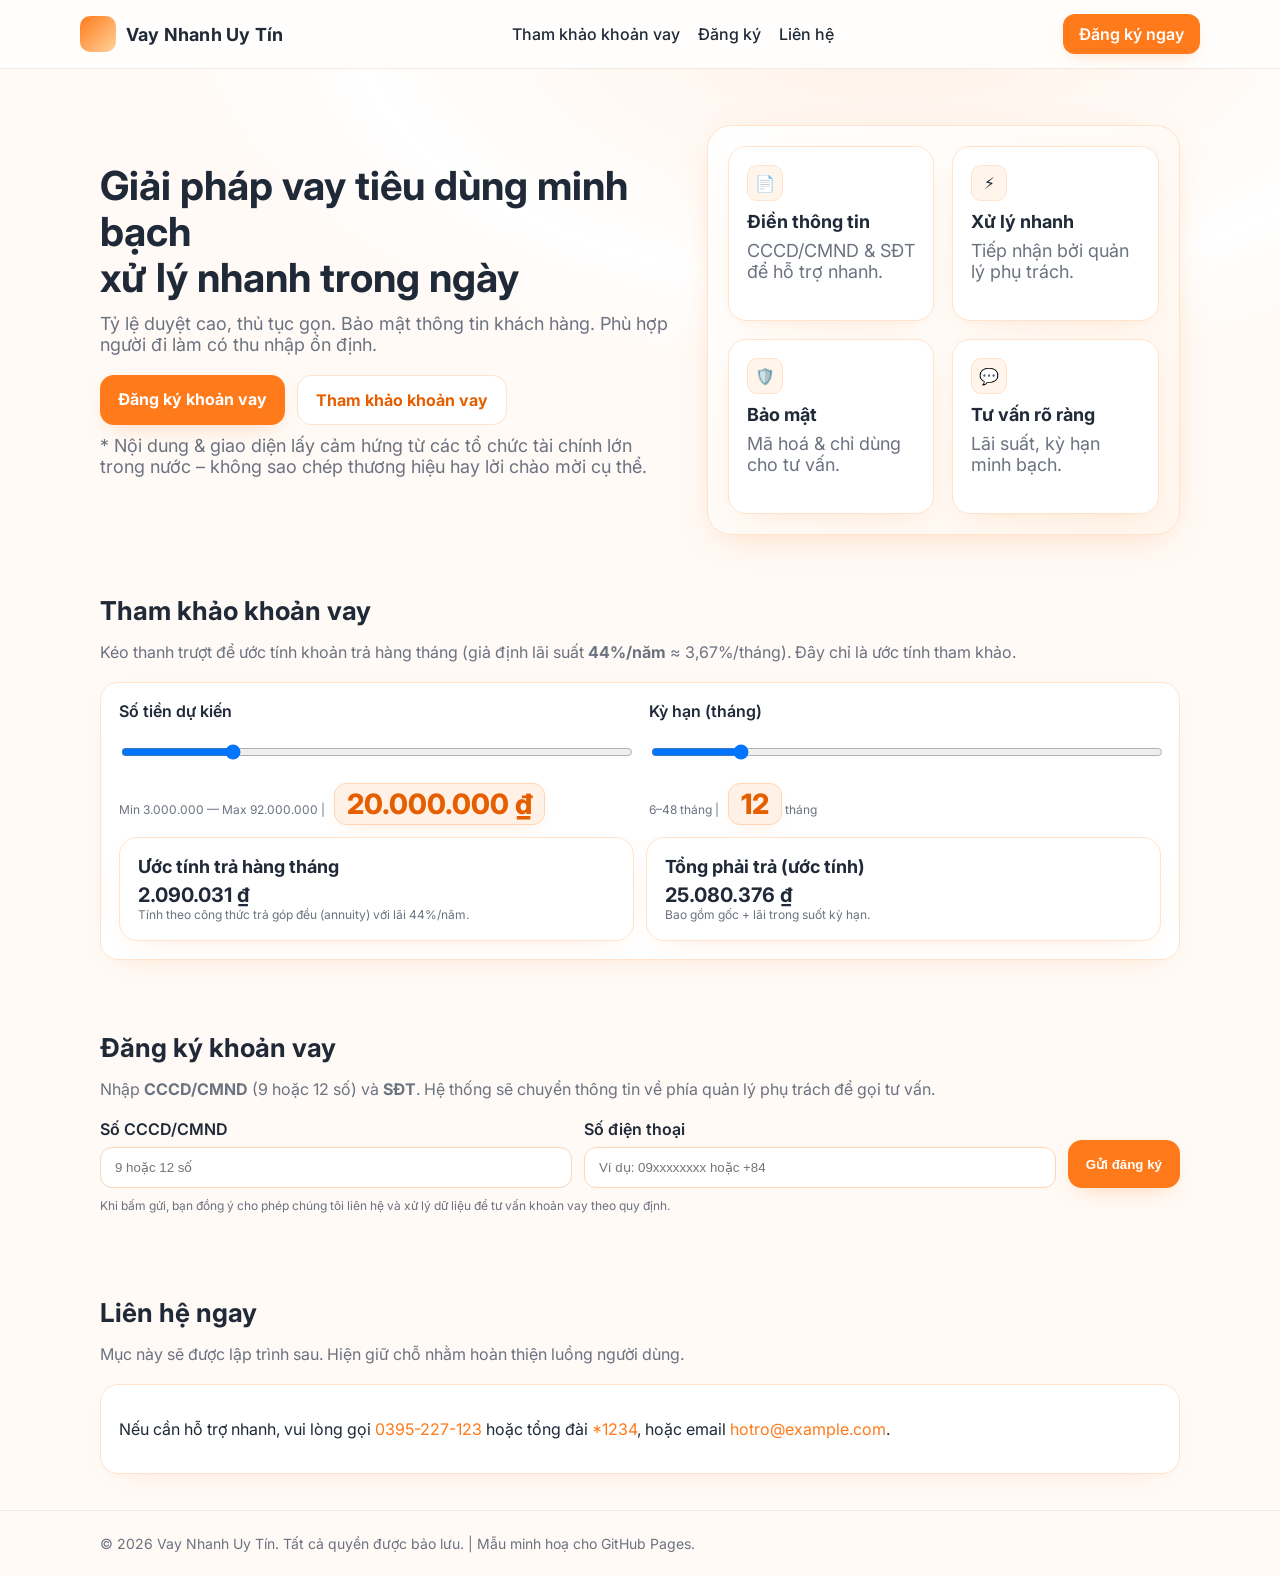
<file: index.html>
<!doctype html>
<html lang="vi">
<head>
  <meta charset="utf-8" />
  <meta name="viewport" content="width=device-width, initial-scale=1" />
  <title>Vay Tài Chính - Mẫu Website Uy Tín</title>
  <meta name="description" content="Mẫu website vay vốn tài chính: tham khảo khoản vay, đăng ký nhanh bằng CCCD/CMND và SĐT, giao diện chuyên nghiệp, tông màu cam tươi." />
  <link rel="preconnect" href="https://fonts.googleapis.com">
  <link rel="preconnect" href="https://fonts.gstatic.com" crossorigin>
  <link href="https://fonts.googleapis.com/css2?family=Inter:wght@400;500;600;700&display=swap" rel="stylesheet">
  <style>
    :root{
      --brand:#ff7a1a; --brand-600:#fb6a00; --brand-700:#e55f00;
      --ink:#1f2937; --muted:#6b7280; --bg:#fffaf6; --card:#ffffff;
      --ring:rgba(255,122,26,.35); --ok:#16a34a; --warn:#b45309;
    }
    *{box-sizing:border-box}
    html,body{margin:0;padding:0;font-family:Inter,system-ui,-apple-system,Segoe UI,Roboto,Arial,sans-serif;color:var(--ink);background:var(--bg);}
    a{color:var(--brand);text-decoration:none} a:hover{text-decoration:underline}
    .container{max-width:1120px;margin:0 auto;padding:0 20px}

    header{position:sticky;top:0;z-index:20;background:rgba(255,255,255,.8);backdrop-filter:saturate(180%) blur(8px);border-bottom:1px solid #f2e9e3}
    .nav{display:flex;align-items:center;justify-content:space-between;padding:14px 0}
    .logo{display:flex;gap:10px;align-items:center}
    .logo-mark{width:36px;height:36px;border-radius:10px;background:linear-gradient(135deg,var(--brand),#ffd39c)}
    .logo h1{font-size:18px;margin:0;letter-spacing:.2px}
    .nav a.btn{padding:10px 16px;border-radius:12px;background:var(--brand);color:#fff;font-weight:600;box-shadow:0 6px 20px -8px var(--ring)}
    .nav a.btn:hover{background:var(--brand-600)}
    .nav-links{display:flex;gap:18px;align-items:center}
    .nav-links a{font-weight:500;color:var(--ink)}

    .hero{padding:56px 0 24px;background:radial-gradient(1200px 600px at 70% -10%, #fff1e6 0%, #ffffff 45%, transparent 60%)}
    .hero-grid{display:grid;grid-template-columns:1.1fr .9fr;gap:28px;align-items:center}
    .hero h2{font-size:40px;line-height:1.15;margin:0 0 12px}
    .hero p{color:var(--muted);font-size:18px;margin:0 0 20px}
    .cta{display:flex;gap:12px;flex-wrap:wrap}
    .btn{border:0;cursor:pointer}
    .btn-primary{background:var(--brand);color:#fff;padding:14px 18px;border-radius:14px;font-weight:700;box-shadow:0 8px 24px -10px var(--ring)}
    .btn-primary:hover{background:var(--brand-600)}
    .btn-ghost{background:#fff;border:1px solid #ffe3cc;color:var(--brand-700);padding:14px 18px;border-radius:14px;font-weight:700}
    .illus{border-radius:24px;overflow:hidden;border:1px solid #ffe3cc;box-shadow:0 10px 40px -16px var(--ring);background:linear-gradient(135deg,#fff,#fff6ed)}
    .illus-inner{padding:20px}

    section{padding:36px 0}
    .section-title{font-size:26px;margin:0 0 16px}
    .section-desc{color:var(--muted);margin:0 0 20px}

    .cards{display:grid;grid-template-columns:repeat(3,1fr);gap:18px}
    .card{background:var(--card);border:1px solid #ffe3cc;border-radius:18px;padding:18px;box-shadow:0 8px 28px -18px var(--ring)}
    .card h3{margin:0 0 8px;font-size:18px}
    .icon{width:36px;height:36px;border-radius:10px;display:grid;place-items:center;background:#fff5eb;border:1px solid #ffe3cc;margin-bottom:10px}

    .grid-2{display:grid;grid-template-columns:1fr 1fr;gap:18px}
    .field{display:flex;flex-direction:column;gap:8px}
    label{font-weight:600}
    input[type="range"], input[type="text"], input[type="tel"]{width:100%;padding:12px 14px;border-radius:12px;border:1px solid #ffd5b3;background:#fff}
    input:focus{outline:none;box-shadow:0 0 0 4px var(--ring)}
    .note{font-size:12px;color:var(--muted)}

    .value-badge{
      display:inline-block;
      padding:6px 12px;
      border-radius:12px;
      background:#fff1e6;
      border:1px solid #ffd5b3;
      box-shadow:0 6px 20px -12px var(--ring);
      font-weight:800;
      font-size:28px;
      line-height:1;
      color:var(--brand-700);
      margin-left:6px;
    }
    @media (max-width:900px){ .value-badge{ font-size:24px; } }

    .form{display:grid;grid-template-columns:1fr 1fr auto;gap:12px;align-items:end}
    .form .field{margin:0}
    .form button{height:48px}
    .status{margin-top:10px;font-size:14px}
    .status.ok{color:var(--ok)} .status.err{color:#b91c1c}

    footer{border-top:1px solid #f2e9e3;padding:24px 0;color:var(--muted);font-size:14px}

    @media (max-width: 900px){
      .hero-grid{grid-template-columns:1fr}
      .cards{grid-template-columns:1fr}
      .grid-2{grid-template-columns:1fr}
      .form{grid-template-columns:1fr}
      .nav-links{display:none}
    }

    .modal-backdrop{position:fixed;inset:0;background:rgba(0,0,0,.45);display:none;align-items:center;justify-content:center;padding:20px;z-index:50}
    .modal-backdrop.show{display:flex}
    .modal-card{background:#fff;max-width:560px;width:100%;border-radius:16px;border:1px solid #ffe3cc;box-shadow:0 24px 72px -24px rgba(0,0,0,.35);padding:20px}
    .modal-actions{display:flex;gap:10px;justify-content:flex-end;margin-top:14px}
    .modal-actions .btn{padding:10px 14px;border-radius:12px}
    .modal-actions .primary{background:var(--brand);color:#fff}
    .modal-actions .ghost{background:#fff;border:1px solid #ffe3cc;color:var(--brand-700)}
  </style>
</head>
<body>
  <header>
    <div class="container nav">
      <div class="logo">
        <div class="logo-mark" aria-hidden="true"></div>
        <h1>Vay Nhanh Uy Tín</h1>
      </div>
      <nav class="nav-links" aria-label="Điều hướng chính">
        <a href="#tham-khao">Tham khảo khoản vay</a>
        <a href="#dang-ky">Đăng ký</a>
        <a href="#lien-he">Liên hệ</a>
      </nav>
      <a class="btn btn" href="#dang-ky">Đăng ký ngay</a>
    </div>
  </header>

  <main>
    <section class="hero">
      <div class="container hero-grid">
        <div>
          <h2>Giải pháp vay tiêu dùng minh bạch<br/>xử lý nhanh trong ngày</h2>
          <p>Tỷ lệ duyệt cao, thủ tục gọn. Bảo mật thông tin khách hàng. Phù hợp người đi làm có thu nhập ổn định.</p>
          <div class="cta">
            <a class="btn btn-primary" href="#dang-ky">Đăng ký khoản vay</a>
            <a class="btn btn-ghost" href="#tham-khao">Tham khảo khoản vay</a>
          </div>
          <p class="note" style="margin-top:10px">* Nội dung & giao diện lấy cảm hứng từ các tổ chức tài chính lớn trong nước – không sao chép thương hiệu hay lời chào mời cụ thể.</p>
        </div>
        <div class="illus" role="img" aria-label="Minh hoạ quy trình đơn giản">
          <div class="illus-inner">
            <div class="cards" style="grid-template-columns:repeat(2,1fr)">
              <div class="card"><div class="icon">📄</div><h3>Điền thông tin</h3><p class="note">CCCD/CMND & SĐT để hỗ trợ nhanh.</p></div>
              <div class="card"><div class="icon">⚡</div><h3>Xử lý nhanh</h3><p class="note">Tiếp nhận bởi quản lý phụ trách.</p></div>
              <div class="card"><div class="icon">🛡️</div><h3>Bảo mật</h3><p class="note">Mã hoá & chỉ dùng cho tư vấn.</p></div>
              <div class="card"><div class="icon">💬</div><h3>Tư vấn rõ ràng</h3><p class="note">Lãi suất, kỳ hạn minh bạch.</p></div>
            </div>
          </div>
        </div>
      </div>
    </section>

    <section id="tham-khao">
      <div class="container">
        <h2 class="section-title">Tham khảo khoản vay</h2>
        <p class="section-desc">Kéo thanh trượt để ước tính khoản trả hàng tháng (giả định lãi suất <strong>44%/năm</strong> ≈ 3,67%/tháng). Đây chỉ là ước tính tham khảo.</p>
        <div class="card">
          <div class="grid-2">
            <div class="field">
              <label for="amount">Số tiền dự kiến</label>
              <input type="range" id="amount" min="3000000" max="92000000" step="1000000" value="20000000">
              <div class="note">Min 3.000.000 — Max 92.000.000 |
                <span id="amountView" class="value-badge"></span>
              </div>
            </div>
            <div class="field">
              <label for="term">Kỳ hạn (tháng)</label>
              <input type="range" id="term" min="6" max="48" step="1" value="12">
              <div class="note">6–48 tháng |
                <span id="termView" class="value-badge"></span> tháng
              </div>
            </div>
          </div>

          <div style="margin-top:12px;display:grid;grid-template-columns:1fr 1fr;gap:12px">
            <div class="card" style="margin:0">
              <h3 style="margin:0 0 6px">Ước tính trả hàng tháng</h3>
              <div id="monthlyView" style="font-weight:700;font-size:20px"></div>
              <div class="note">Tính theo công thức trả góp đều (annuity) với lãi 44%/năm.</div>
            </div>
            <div class="card" style="margin:0">
              <h3 style="margin:0 0 6px">Tổng phải trả (ước tính)</h3>
              <div id="totalView" style="font-weight:700;font-size:20px"></div>
              <div class="note">Bao gồm gốc + lãi trong suốt kỳ hạn.</div>
            </div>
          </div>
        </div>
      </div>
    </section>

    <section id="dang-ky">
      <div class="container">
        <h2 class="section-title">Đăng ký khoản vay</h2>
        <p class="section-desc">Nhập <strong>CCCD/CMND</strong> (9 hoặc 12 số) và <strong>SĐT</strong>. Hệ thống sẽ chuyển thông tin về phía quản lý phụ trách để gọi tư vấn.</p>

        <form id="leadForm" class="form" novalidate>
          <div class="field">
            <label for="cccd">Số CCCD/CMND</label>
            <input id="cccd" name="cccd" type="text" inputmode="numeric" autocomplete="off"
                   placeholder="9 hoặc 12 số" maxlength="12" required title="CCCD/CMND gồm 9 hoặc 12 số">
          </div>
          <div class="field">
            <label for="phone">Số điện thoại</label>
            <input id="phone" name="phone" type="tel" inputmode="tel" autocomplete="off"
                   placeholder="Ví dụ: 09xxxxxxxx hoặc +84" maxlength="12" required title="SĐT bắt đầu bằng 0, 10–11 số">
          </div>
          <button type="submit" id="submitBtn" class="btn btn-primary">Gửi đăng ký</button>
        </form>

        <div id="status" class="status" role="status" aria-live="polite"></div>
        <p class="note" style="margin-top:10px">Khi bấm gửi, bạn đồng ý cho phép chúng tôi liên hệ và xử lý dữ liệu để tư vấn khoản vay theo quy định.</p>

        <div id="leadsBox" class="card" style="margin-top:12px;display:none">
          <h3 style="margin:0 0 8px">Lịch sử gửi (trên thiết bị này)</h3>
          <div id="leadsList" class="note"></div>
        </div>
      </div>
    </section>

    <section id="lien-he">
      <div class="container">
        <h2 class="section-title">Liên hệ ngay</h2>
        <p class="section-desc">Mục này sẽ được lập trình sau. Hiện giữ chỗ nhằm hoàn thiện luồng người dùng.</p>
        <div class="card">
          <p>Nếu cần hỗ trợ nhanh, vui lòng gọi <a href="tel:0395227123">0395-227-123</a> hoặc tổng đài <a href="tel:*1234">*1234</a>, hoặc email <a href="mailto:hotro@example.com">hotro@example.com</a>.</p>
        </div>
      </div>
    </section>
  </main>

  <footer>
    <div class="container">
      © <span id="year"></span> Vay Nhanh Uy Tín. Tất cả quyền được bảo lưu. | Mẫu minh hoạ cho GitHub Pages.
    </div>
  </footer>

  <div id="consentModal" class="modal-backdrop" role="dialog" aria-modal="true" aria-labelledby="consentTitle">
    <div class="modal-card">
      <h3 id="consentTitle" style="margin:0 0 8px">Xác nhận chia sẻ dữ liệu cá nhân</h3>
      <p class="note" style="margin:0 0 8px">
        Theo Nghị định 13/2023/NĐ-CP (VN), vui lòng xác nhận cho phép chúng tôi thu thập và xử lý: số CCCD/CMND, số điện thoại và thời điểm gửi yêu cầu. 
        Thông tin được giữ bí mật và chỉ dùng để tư vấn khoản vay.
      </p>
      <label class="field" style="flex-direction:row;align-items:center;gap:8px">
        <input type="checkbox" id="consentCheck" />
        <span>Tôi đồng ý chia sẻ dữ liệu cá nhân nêu trên.</span>
      </label>
      <div class="modal-actions">
        <button type="button" class="btn ghost" id="consentCancel">Hủy</button>
        <button type="button" class="btn primary" id="consentAgree">Đồng ý & gửi</button>
      </div>
    </div>
  </div>

  <script>
    const MANAGER_EMAIL = 'Duypetshop1304@gmail.com';
    const OPTIONAL_WEBHOOK = '';

    const yearEl = document.getElementById('year');
    if (yearEl) yearEl.textContent = new Date().getFullYear();

    const RATE_ANNUAL = 0.44;
    const amountEl = document.getElementById('amount');
    const termEl = document.getElementById('term');
    const amountView = document.getElementById('amountView');
    const termView = document.getElementById('termView');
    const monthlyView = document.getElementById('monthlyView');
    const totalView = document.getElementById('totalView');

    function fmtVND(x){ try{ return x.toLocaleString('vi-VN',{style:'currency',currency:'VND'});}catch(e){return x.toString();}}
    function recalc(){
      const P = Number(amountEl.value||0);
      const n = Number(termEl.value||0);
      const r = RATE_ANNUAL/12;
      amountView.textContent = fmtVND(P);
      termView.textContent = n;
      if (r>0 && n>0){
        const A = P * r / (1 - Math.pow(1+r, -n));
        monthlyView.textContent = fmtVND(Math.round(A));
        totalView.textContent = fmtVND(Math.round(A*n));
      }
    }
    amountEl.addEventListener('input', recalc);
    termEl.addEventListener('input', recalc);
    recalc();

    function toDigits(s){ return (s||'').replace(/\\D/g,''); }
    function validateCCCD(raw){ const d = toDigits(raw); return d.length===9 || d.length===12; }
    function normalizeVNPhone(raw){
      let p = toDigits(raw);
      if (p.startsWith('84')) p = '0' + p.slice(2);
      if (!p.startsWith('0') && p.length>=9) p = '0' + p;
      return p;
    }
    function validateVNPhone(raw){ const p = normalizeVNPhone(raw); return /^0\\d{9,10}$/.test(p); }

    const cccdInput = document.getElementById('cccd');
    const phoneInput = document.getElementById('phone');

    // Gò input ngay khi gõ: CCCD/CMND chỉ số & tối đa 12; Phone chỉ số & tối đa 11
    cccdInput.addEventListener('input', (e)=>{ e.target.value = toDigits(e.target.value).slice(0,12); });
    phoneInput.addEventListener('input', (e)=>{ e.target.value = toDigits(e.target.value).slice(0,11); });

    let consented = false;
    const submitBtn = document.getElementById('submitBtn');
    const consentModal = document.getElementById('consentModal');
    const consentCheck = document.getElementById('consentCheck');
    const consentAgree = document.getElementById('consentAgree');
    const consentCancel = document.getElementById('consentCancel');
    function openConsent(){ consentModal.classList.add('show'); }
    function closeConsent(){ consentModal.classList.remove('show'); }
    submitBtn.addEventListener('click', (ev)=>{ if(!consented){ ev.preventDefault(); openConsent(); }});
    consentCancel.addEventListener('click', ()=> closeConsent());
    consentAgree.addEventListener('click', ()=>{
      if(!consentCheck.checked){ alert('Vui lòng tích chọn đồng ý chia sẻ dữ liệu cá nhân.'); return; }
      consented = true; closeConsent(); document.getElementById('leadForm').requestSubmit(); setTimeout(()=>{consented=false;},500);
    });

    const form = document.getElementById('leadForm');
    const statusEl = document.getElementById('status');
    form.addEventListener('submit', async (e)=>{
      e.preventDefault();
      statusEl.textContent = ''; statusEl.className = 'status';

      const cccd = toDigits(cccdInput.value);
      const phone = normalizeVNPhone(phoneInput.value);

      if (!validateCCCD(cccd)){
        statusEl.textContent = 'Vui lòng nhập CCCD/CMND 9 hoặc 12 số.'; statusEl.classList.add('err'); return;
      }
      if (!validateVNPhone(phone)){
        statusEl.textContent = 'Số điện thoại không hợp lệ (bắt đầu bằng 0, 10–11 số).'; statusEl.classList.add('err'); return;
      }

      const payload = { cccd, phone, submitted_at: new Date().toISOString(), source: location.href };

      if (OPTIONAL_WEBHOOK){
        try{
          await fetch(OPTIONAL_WEBHOOK, { method:'POST', mode:'no-cors', headers:{'Content-Type':'application/json'}, body:JSON.stringify(payload) });
          statusEl.textContent = 'Gửi đăng ký thành công! Quản lý sẽ liên hệ sớm.'; statusEl.classList.add('ok');
        }catch(err){
          statusEl.textContent = 'Xin lỗi, gửi không thành công. Vui lòng thử lại sau.'; statusEl.classList.add('err');
        }
      } else {
        const subject = encodeURIComponent('[Lead vay] ' + phone);
        const body = encodeURIComponent(`Thông tin khách đăng ký:%0A- CCCD/CMND: ${cccd}%0A- SĐT: ${phone}%0A- Thời gian: ${new Date().toLocaleString()}%0A- Nguồn: ${location.href}`);
        const mailtoUrl = `mailto:${encodeURIComponent(MANAGER_EMAIL)}?subject=${subject}&body=${body}`;
        window.location.href = mailtoUrl;
        statusEl.textContent = 'Đã mở email tới quản lý. Vui lòng bấm gửi trong ứng dụng email của bạn.'; statusEl.classList.add('ok');
      }

      try{
        const key='leads_local';
        const arr = JSON.parse(localStorage.getItem(key)||'[]');
        arr.unshift(payload); localStorage.setItem(key, JSON.stringify(arr.slice(0,10)));
        const box=document.getElementById('leadsBox'); const list=document.getElementById('leadsList');
        if (box && list){ box.style.display='block'; list.innerHTML = arr.map(l=>`• ${new Date(l.submitted_at).toLocaleString()} — ID ${l.cccd} — ${l.phone}`).join('<br>'); }
      }catch(e){}

      form.reset();
    });
  </script>
</body>
</html>
</file>
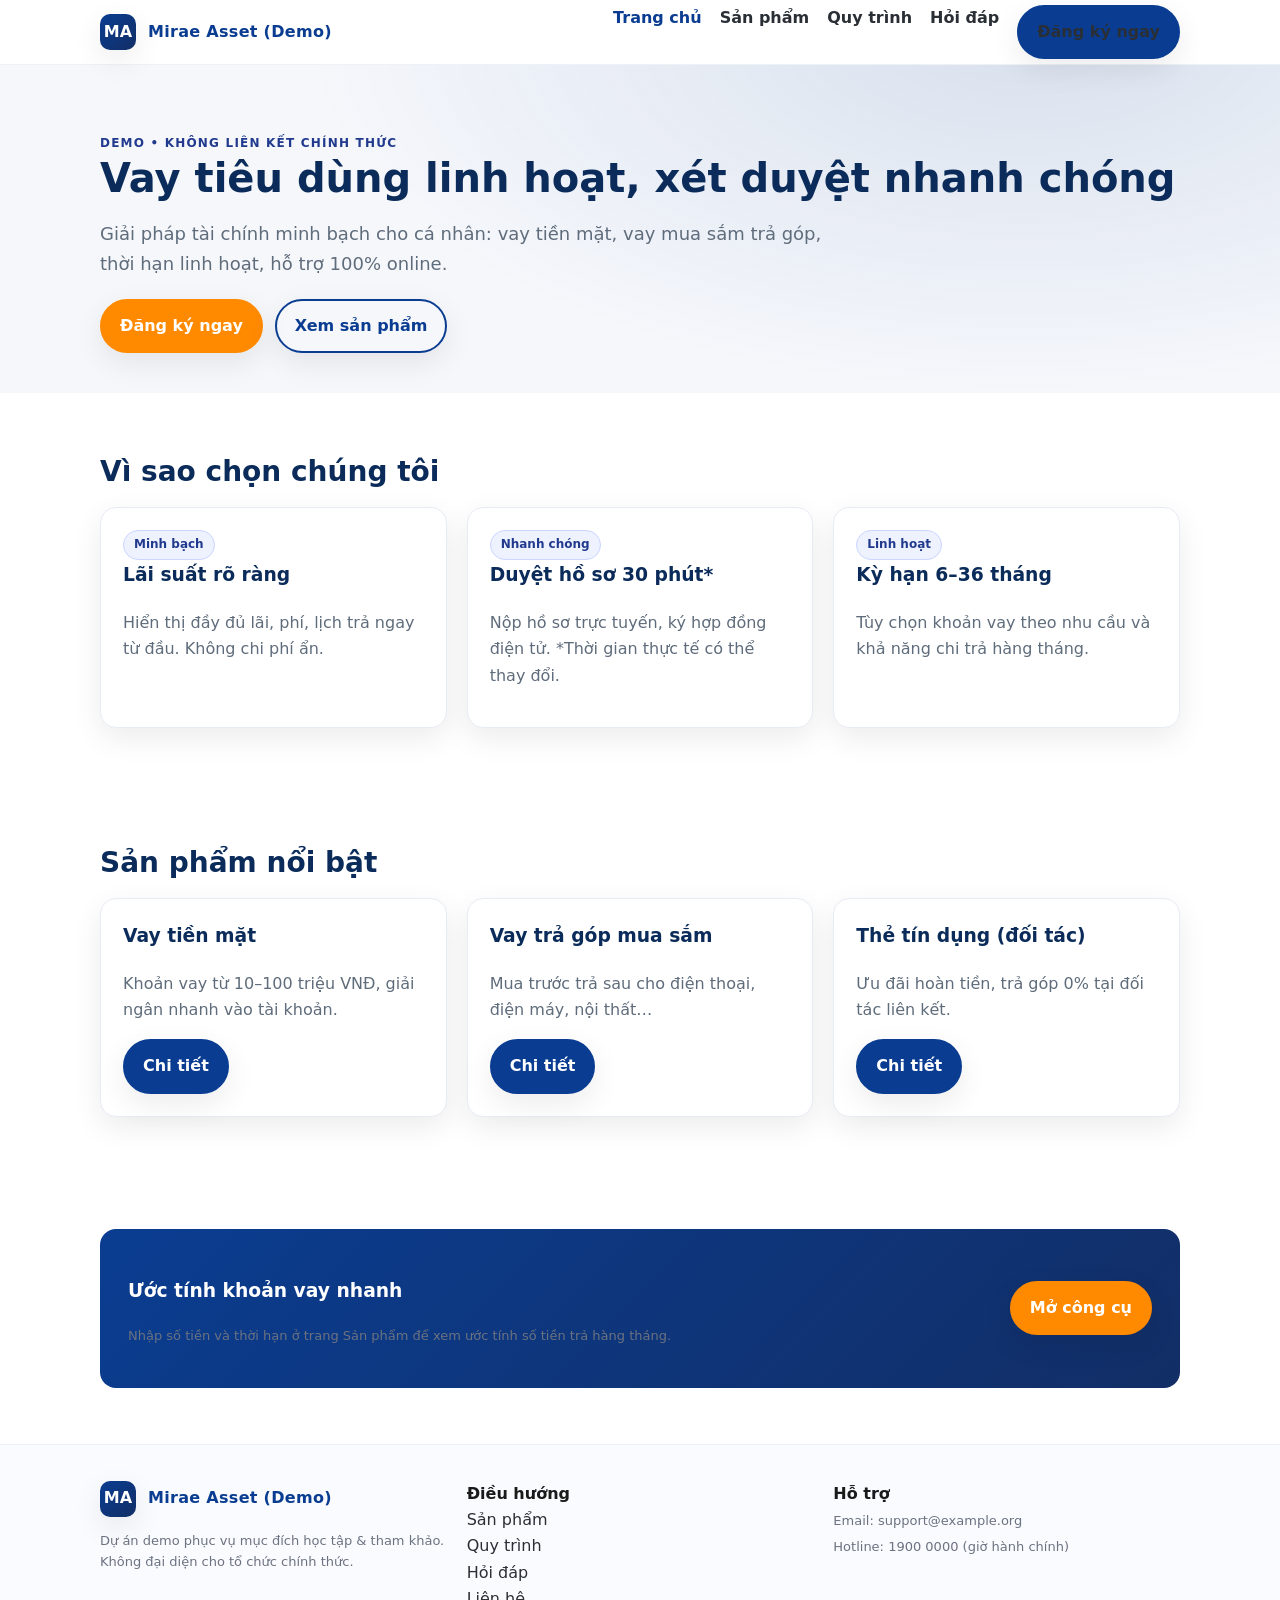
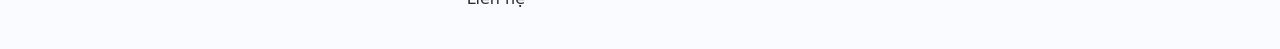
<file: mirae-asset-demo-site/index.html>
<!doctype html>
<html lang="vi">
<head>
  <meta charset="utf-8">
  <meta name="viewport" content="width=device-width, initial-scale=1">
  <title>Tài chính tiêu dùng – Mirae Asset (Demo)</title>
  <meta name="description" content="Website demo tham khảo chủ đề tài chính tiêu dùng: vay tiền mặt, trả góp, xét duyệt nhanh, lãi suất minh bạch.">
  <link rel="preconnect" href="https://fonts.googleapis.com">
  <link rel="stylesheet" href="styles.css">
  <link rel="icon" href="assets/favicon.png">
  <script defer src="script.js"></script>
  <meta property="og:title" content="Tài chính tiêu dùng – Mirae Asset (Demo)">
  <meta property="og:description" content="Website demo tham khảo chủ đề tài chính tiêu dùng: vay tiền mặt, trả góp, xét duyệt nhanh, lãi suất minh bạch.">
  <meta property="og:type" content="website">
  <meta property="og:image" content="assets/og-cover.png">
  <meta name="robots" content="index,follow">
  <script type="application/ld+json">
  {"@context": "https://schema.org", "@type": "Organization", "name": "Mirae Asset (Demo)", "url": "https://example.org", "sameAs": ["https://www.facebook.com/", "https://www.linkedin.com/"], "logo": "assets/og-cover.png", "contactPoint": [{"@type": "ContactPoint", "telephone": "+84-000-0000", "contactType": "customer service", "areaServed": "VN"}]}
  </script>
</head>

<body>
<header class="header">
  <div class="container nav">
    <a class="brand" href="index.html">
      <div class="brand-badge">MA</div>
      <span>Mirae Asset (Demo)</span>
    </a>
    <nav class="menu">
      <a href="index.html" style="color:var(--brand)">Trang chủ</a>
      <a href="san-pham.html" >Sản phẩm</a>
      <a href="quy-trinh.html" >Quy trình</a>
      <a href="faq.html" >Hỏi đáp</a>
      <a href="lien-he.html" class="btn">Đăng ký ngay</a>
    </nav>
    <button class="mobile-toggle" data-toggle="menu" aria-label="Mở menu">
      ☰ <span>Menu</span>
    </button>
  </div>
</header>

<main>
  <section class="hero">
    <div class="container">
      <span class="kicker">Demo • Không liên kết chính thức</span>
      <h1>Vay tiêu dùng linh hoạt, xét duyệt nhanh chóng</h1>
      <p>Giải pháp tài chính minh bạch cho cá nhân: vay tiền mặt, vay mua sắm trả góp, thời hạn linh hoạt, hỗ trợ 100% online.</p>
      <div class="cta">
        <a class="btn accent" href="lien-he.html">Đăng ký ngay</a>
        <a class="btn outline" href="san-pham.html">Xem sản phẩm</a>
      </div>
    </div>
  </section>

  <section class="section">
    <div class="container">
      <h2>Vì sao chọn chúng tôi</h2>
      <div class="grid grid-3">
        <div class="card">
          <span class="badge">Minh bạch</span>
          <h3>Lãi suất rõ ràng</h3>
          <p class="muted">Hiển thị đầy đủ lãi, phí, lịch trả ngay từ đầu. Không chi phí ẩn.</p>
        </div>
        <div class="card">
          <span class="badge">Nhanh chóng</span>
          <h3>Duyệt hồ sơ 30 phút*</h3>
          <p class="muted">Nộp hồ sơ trực tuyến, ký hợp đồng điện tử. *Thời gian thực tế có thể thay đổi.</p>
        </div>
        <div class="card">
          <span class="badge">Linh hoạt</span>
          <h3>Kỳ hạn 6–36 tháng</h3>
          <p class="muted">Tùy chọn khoản vay theo nhu cầu và khả năng chi trả hàng tháng.</p>
        </div>
      </div>
    </div>
  </section>

  <section class="section" id="sanpham">
    <div class="container">
      <h2>Sản phẩm nổi bật</h2>
      <div class="grid grid-3">
        <div class="card">
          <h3>Vay tiền mặt</h3>
          <p class="muted">Khoản vay từ 10–100 triệu VNĐ, giải ngân nhanh vào tài khoản.</p>
          <a class="btn" href="san-pham.html#cash">Chi tiết</a>
        </div>
        <div class="card">
          <h3>Vay trả góp mua sắm</h3>
          <p class="muted">Mua trước trả sau cho điện thoại, điện máy, nội thất…</p>
          <a class="btn" href="san-pham.html#installment">Chi tiết</a>
        </div>
        <div class="card">
          <h3>Thẻ tín dụng (đối tác)</h3>
          <p class="muted">Ưu đãi hoàn tiền, trả góp 0% tại đối tác liên kết.</p>
          <a class="btn" href="san-pham.html#card">Chi tiết</a>
        </div>
      </div>
    </div>
  </section>

  <section class="section">
    <div class="container">
      <div class="cta-banner">
        <div>
          <h3>Ước tính khoản vay nhanh</h3>
          <p class="note">Nhập số tiền và thời hạn ở trang Sản phẩm để xem ước tính số tiền trả hàng tháng.</p>
        </div>
        <a class="btn accent" href="san-pham.html#calculator">Mở công cụ</a>
      </div>
    </div>
  </section>
</main>

<footer class="footer">
  <div class="container grid grid-3">
    <div>
      <div class="brand"><div class="brand-badge">MA</div><span>Mirae Asset (Demo)</span></div>
      <p class="note">Dự án demo phục vụ mục đích học tập & tham khảo. Không đại diện cho tổ chức chính thức.</p>
    </div>
    <div>
      <strong>Điều hướng</strong><br>
      <a href="san-pham.html">Sản phẩm</a><br>
      <a href="quy-trinh.html">Quy trình</a><br>
      <a href="faq.html">Hỏi đáp</a><br>
      <a href="lien-he.html">Liên hệ</a>
    </div>
    <div>
      <strong>Hỗ trợ</strong><br>
      <span class="note">Email: support@example.org</span><br>
      <span class="note">Hotline: 1900 0000 (giờ hành chính)</span>
    </div>
  </div>
</footer>
</body>
</html>
</file>
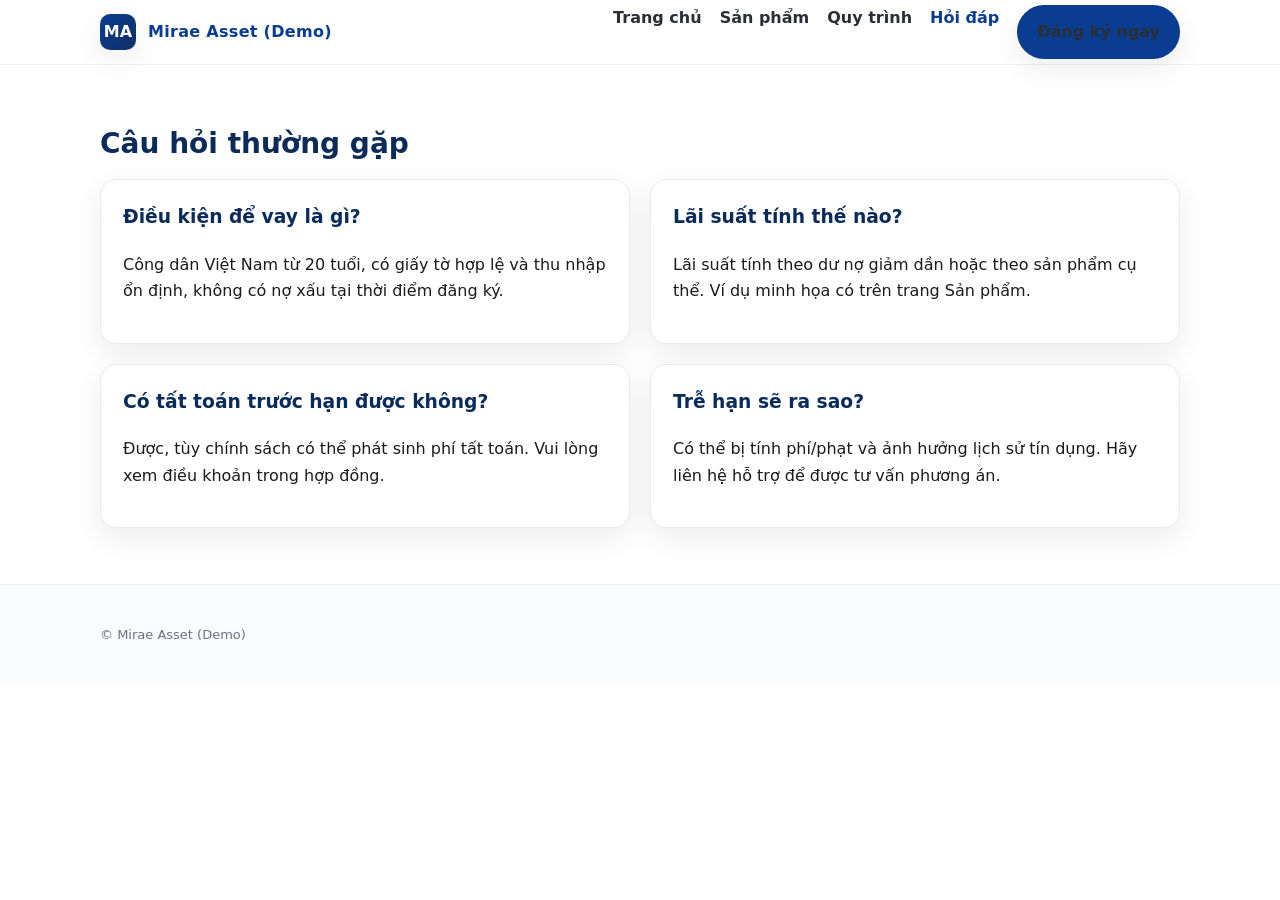
<file: mirae-asset-demo-site/faq.html>
<!doctype html>
<html lang="vi">
<head>
  <meta charset="utf-8">
  <meta name="viewport" content="width=device-width, initial-scale=1">
  <title>Hỏi đáp – Mirae Asset (Demo)</title>
  <meta name="description" content="Các câu hỏi thường gặp về điều kiện, lãi suất, thanh toán, và hỗ trợ khoản vay tiêu dùng.">
  <link rel="preconnect" href="https://fonts.googleapis.com">
  <link rel="stylesheet" href="styles.css">
  <link rel="icon" href="assets/favicon.png">
  <script defer src="script.js"></script>
  <meta property="og:title" content="Hỏi đáp – Mirae Asset (Demo)">
  <meta property="og:description" content="Các câu hỏi thường gặp về điều kiện, lãi suất, thanh toán, và hỗ trợ khoản vay tiêu dùng.">
  <meta property="og:type" content="website">
  <meta property="og:image" content="assets/og-cover.png">
  <meta name="robots" content="index,follow">
  <script type="application/ld+json">
  {"@context": "https://schema.org", "@type": "Organization", "name": "Mirae Asset (Demo)", "url": "https://example.org", "sameAs": ["https://www.facebook.com/", "https://www.linkedin.com/"], "logo": "assets/og-cover.png", "contactPoint": [{"@type": "ContactPoint", "telephone": "+84-000-0000", "contactType": "customer service", "areaServed": "VN"}]}
  </script>
</head>

<body>
<header class="header">
  <div class="container nav">
    <a class="brand" href="index.html">
      <div class="brand-badge">MA</div>
      <span>Mirae Asset (Demo)</span>
    </a>
    <nav class="menu">
      <a href="index.html" >Trang chủ</a>
      <a href="san-pham.html" >Sản phẩm</a>
      <a href="quy-trinh.html" >Quy trình</a>
      <a href="faq.html" style="color:var(--brand)">Hỏi đáp</a>
      <a href="lien-he.html" class="btn">Đăng ký ngay</a>
    </nav>
    <button class="mobile-toggle" data-toggle="menu" aria-label="Mở menu">
      ☰ <span>Menu</span>
    </button>
  </div>
</header>

<main class="section">
  <div class="container">
    <h2>Câu hỏi thường gặp</h2>
    <div class="grid grid-2">
      <div class="card">
        <h3>Điều kiện để vay là gì?</h3>
        <p>Công dân Việt Nam từ 20 tuổi, có giấy tờ hợp lệ và thu nhập ổn định, không có nợ xấu tại thời điểm đăng ký.</p>
      </div>
      <div class="card">
        <h3>Lãi suất tính thế nào?</h3>
        <p>Lãi suất tính theo dư nợ giảm dần hoặc theo sản phẩm cụ thể. Ví dụ minh họa có trên trang Sản phẩm.</p>
      </div>
      <div class="card">
        <h3>Có tất toán trước hạn được không?</h3>
        <p>Được, tùy chính sách có thể phát sinh phí tất toán. Vui lòng xem điều khoản trong hợp đồng.</p>
      </div>
      <div class="card">
        <h3>Trễ hạn sẽ ra sao?</h3>
        <p>Có thể bị tính phí/phạt và ảnh hưởng lịch sử tín dụng. Hãy liên hệ hỗ trợ để được tư vấn phương án.</p>
      </div>
    </div>
  </div>
</main>

<footer class="footer">
  <div class="container"><span class="note">© Mirae Asset (Demo)</span></div>
</footer>
</body>
</html>
</file>
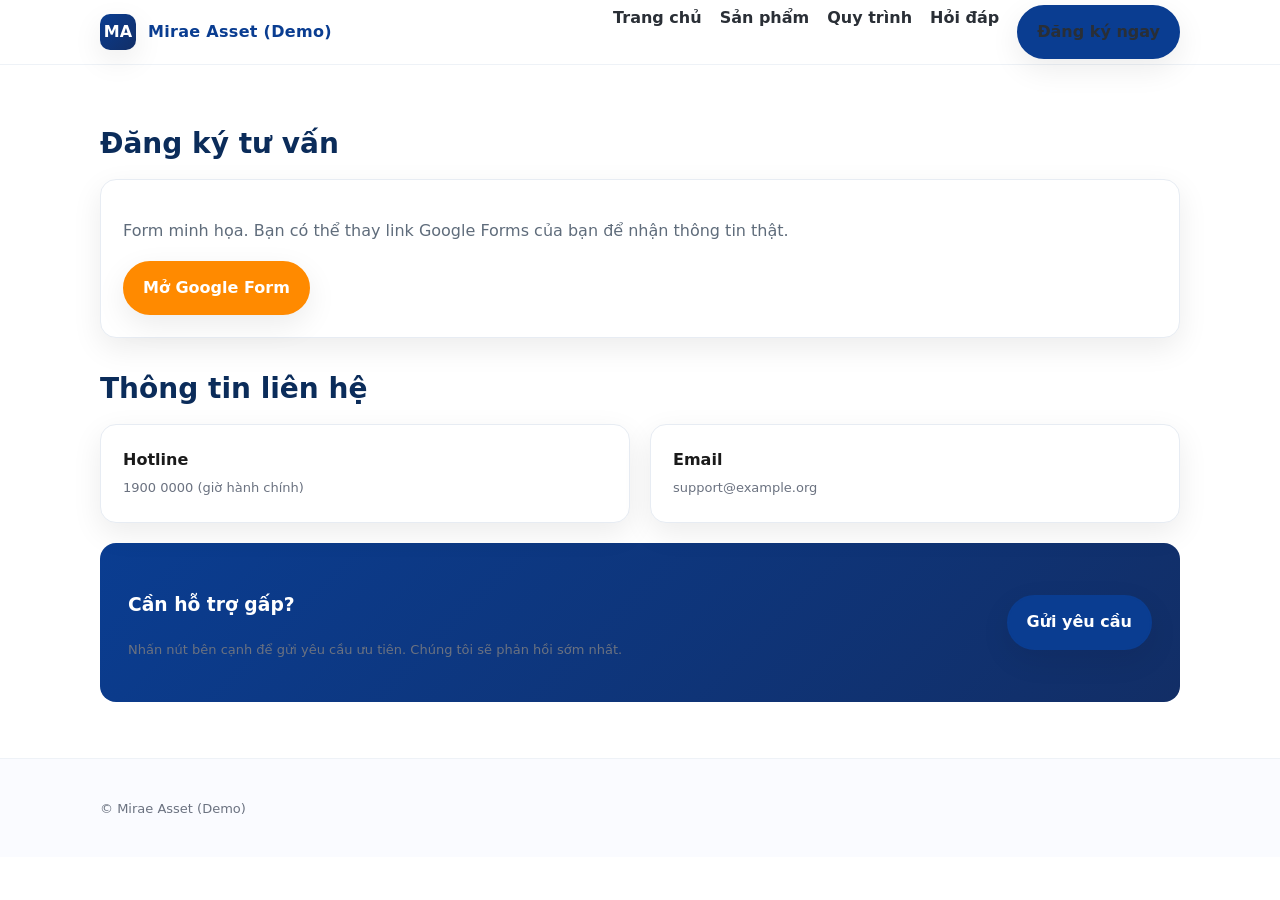
<file: mirae-asset-demo-site/lien-he.html>
<!doctype html>
<html lang="vi">
<head>
  <meta charset="utf-8">
  <meta name="viewport" content="width=device-width, initial-scale=1">
  <title>Đăng ký vay – Mirae Asset (Demo)</title>
  <meta name="description" content="Form đăng ký tư vấn khoản vay tiêu dùng. Chúng tôi sẽ liên hệ để xác nhận thông tin.">
  <link rel="preconnect" href="https://fonts.googleapis.com">
  <link rel="stylesheet" href="styles.css">
  <link rel="icon" href="assets/favicon.png">
  <script defer src="script.js"></script>
  <meta property="og:title" content="Đăng ký vay – Mirae Asset (Demo)">
  <meta property="og:description" content="Form đăng ký tư vấn khoản vay tiêu dùng. Chúng tôi sẽ liên hệ để xác nhận thông tin.">
  <meta property="og:type" content="website">
  <meta property="og:image" content="assets/og-cover.png">
  <meta name="robots" content="index,follow">
  <script type="application/ld+json">
  {"@context": "https://schema.org", "@type": "Organization", "name": "Mirae Asset (Demo)", "url": "https://example.org", "sameAs": ["https://www.facebook.com/", "https://www.linkedin.com/"], "logo": "assets/og-cover.png", "contactPoint": [{"@type": "ContactPoint", "telephone": "+84-000-0000", "contactType": "customer service", "areaServed": "VN"}]}
  </script>
</head>

<body>
<header class="header">
  <div class="container nav">
    <a class="brand" href="index.html">
      <div class="brand-badge">MA</div>
      <span>Mirae Asset (Demo)</span>
    </a>
    <nav class="menu">
      <a href="index.html" >Trang chủ</a>
      <a href="san-pham.html" >Sản phẩm</a>
      <a href="quy-trinh.html" >Quy trình</a>
      <a href="faq.html" >Hỏi đáp</a>
      <a href="lien-he.html" class="btn">Đăng ký ngay</a>
    </nav>
    <button class="mobile-toggle" data-toggle="menu" aria-label="Mở menu">
      ☰ <span>Menu</span>
    </button>
  </div>
</header>

<main class="section">
  <div class="container">
    <h2>Đăng ký tư vấn</h2>
    <div class="card">
      <p class="muted">Form minh họa. Bạn có thể thay link Google Forms của bạn để nhận thông tin thật.</p>
      <a class="btn accent" href="https://forms.gle/" target="_blank" rel="noopener">Mở Google Form</a>
    </div>

    <h2 style="margin-top:28px">Thông tin liên hệ</h2>
    <div class="grid grid-2">
      <div class="card">
        <strong>Hotline</strong><br>
        <span class="note">1900 0000 (giờ hành chính)</span>
      </div>
      <div class="card">
        <strong>Email</strong><br>
        <span class="note">support@example.org</span>
      </div>
    </div>

    <div class="cta-banner" style="margin-top:20px">
      <div>
        <h3>Cần hỗ trợ gấp?</h3>
        <p class="note">Nhấn nút bên cạnh để gửi yêu cầu ưu tiên. Chúng tôi sẽ phản hồi sớm nhất.</p>
      </div>
      <a class="btn" href="mailto:support@example.org?subject=Yeu%20cau%20tu%20van%20uu%20tien">Gửi yêu cầu</a>
    </div>
  </div>
</main>

<footer class="footer">
  <div class="container"><span class="note">© Mirae Asset (Demo)</span></div>
</footer>
</body>
</html>
</file>
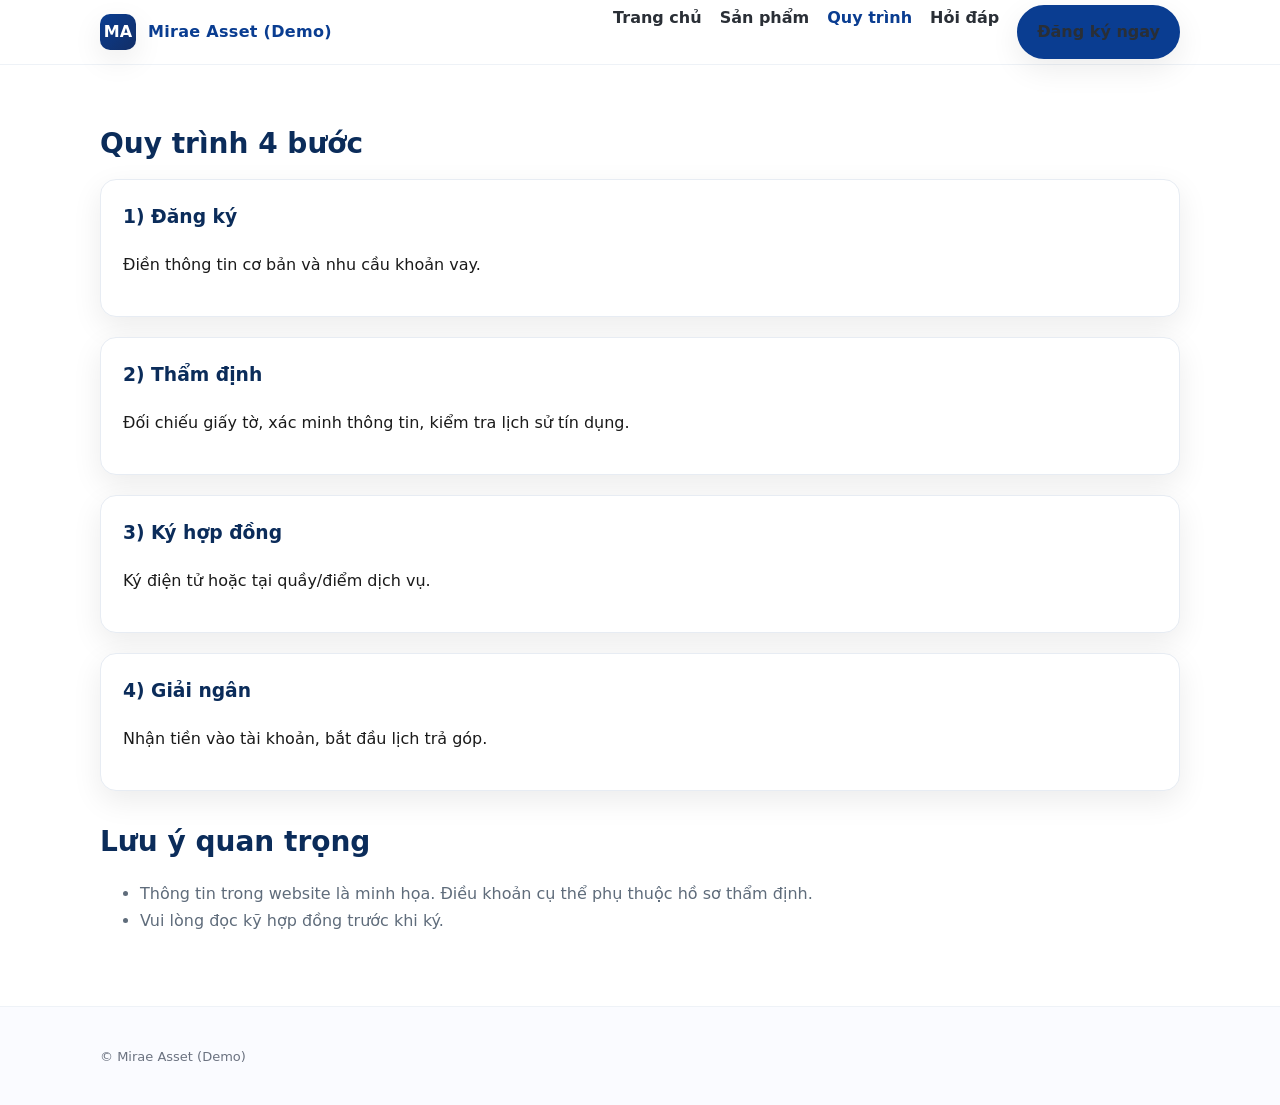
<file: mirae-asset-demo-site/quy-trinh.html>
<!doctype html>
<html lang="vi">
<head>
  <meta charset="utf-8">
  <meta name="viewport" content="width=device-width, initial-scale=1">
  <title>Quy trình vay – Mirae Asset (Demo)</title>
  <meta name="description" content="Các bước nộp hồ sơ và giải ngân khoản vay tiêu dùng, thời gian xử lý và lưu ý thẩm định.">
  <link rel="preconnect" href="https://fonts.googleapis.com">
  <link rel="stylesheet" href="styles.css">
  <link rel="icon" href="assets/favicon.png">
  <script defer src="script.js"></script>
  <meta property="og:title" content="Quy trình vay – Mirae Asset (Demo)">
  <meta property="og:description" content="Các bước nộp hồ sơ và giải ngân khoản vay tiêu dùng, thời gian xử lý và lưu ý thẩm định.">
  <meta property="og:type" content="website">
  <meta property="og:image" content="assets/og-cover.png">
  <meta name="robots" content="index,follow">
  <script type="application/ld+json">
  {"@context": "https://schema.org", "@type": "Organization", "name": "Mirae Asset (Demo)", "url": "https://example.org", "sameAs": ["https://www.facebook.com/", "https://www.linkedin.com/"], "logo": "assets/og-cover.png", "contactPoint": [{"@type": "ContactPoint", "telephone": "+84-000-0000", "contactType": "customer service", "areaServed": "VN"}]}
  </script>
</head>

<body>
<header class="header">
  <div class="container nav">
    <a class="brand" href="index.html">
      <div class="brand-badge">MA</div>
      <span>Mirae Asset (Demo)</span>
    </a>
    <nav class="menu">
      <a href="index.html" >Trang chủ</a>
      <a href="san-pham.html" >Sản phẩm</a>
      <a href="quy-trinh.html" style="color:var(--brand)">Quy trình</a>
      <a href="faq.html" >Hỏi đáp</a>
      <a href="lien-he.html" class="btn">Đăng ký ngay</a>
    </nav>
    <button class="mobile-toggle" data-toggle="menu" aria-label="Mở menu">
      ☰ <span>Menu</span>
    </button>
  </div>
</header>

<main class="section">
  <div class="container">
    <h2>Quy trình 4 bước</h2>
    <div class="grid grid-4 grid">
      <div class="card"><h3>1) Đăng ký</h3><p>Điền thông tin cơ bản và nhu cầu khoản vay.</p></div>
      <div class="card"><h3>2) Thẩm định</h3><p>Đối chiếu giấy tờ, xác minh thông tin, kiểm tra lịch sử tín dụng.</p></div>
      <div class="card"><h3>3) Ký hợp đồng</h3><p>Ký điện tử hoặc tại quầy/điểm dịch vụ.</p></div>
      <div class="card"><h3>4) Giải ngân</h3><p>Nhận tiền vào tài khoản, bắt đầu lịch trả góp.</p></div>
    </div>

    <h2 style="margin-top:28px">Lưu ý quan trọng</h2>
    <ul class="muted">
      <li>Thông tin trong website là minh họa. Điều khoản cụ thể phụ thuộc hồ sơ thẩm định.</li>
      <li>Vui lòng đọc kỹ hợp đồng trước khi ký.</li>
    </ul>
  </div>
</main>

<footer class="footer">
  <div class="container"><span class="note">© Mirae Asset (Demo)</span></div>
</footer>
</body>
</html>
</file>
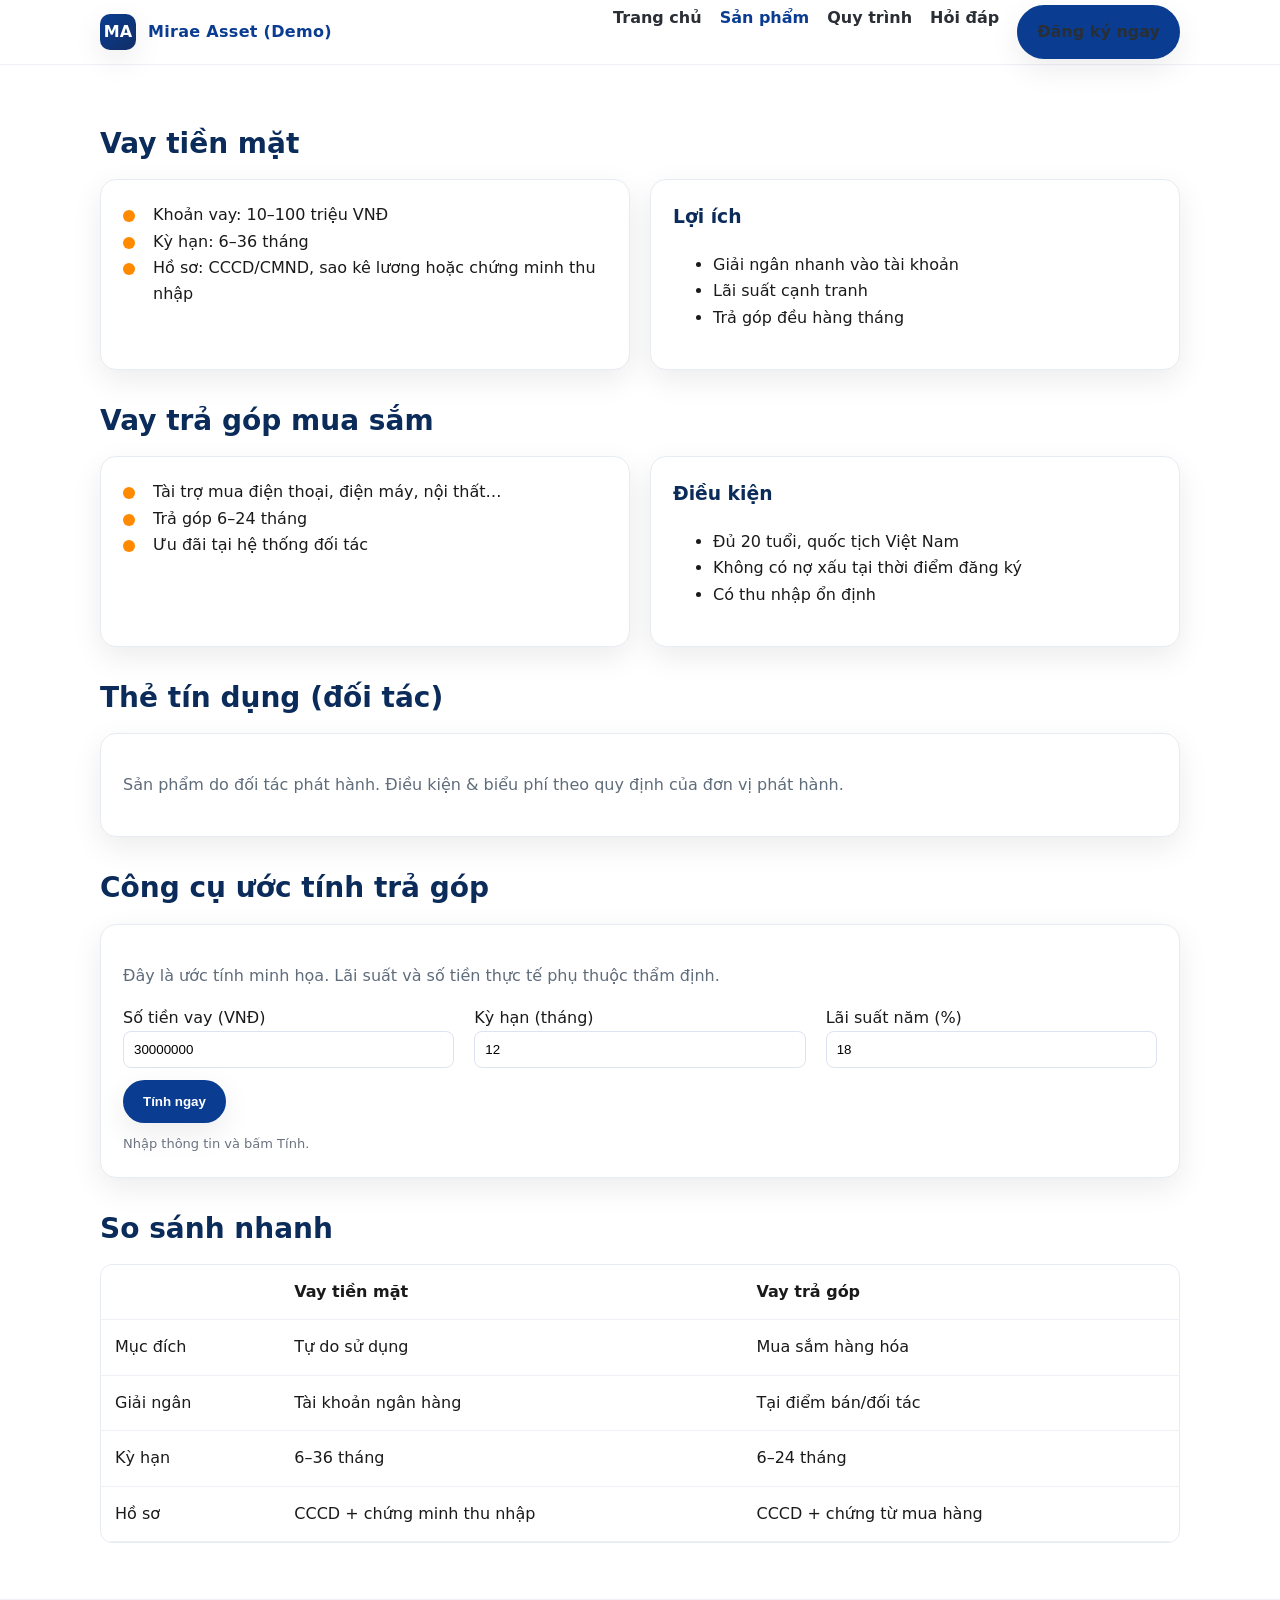
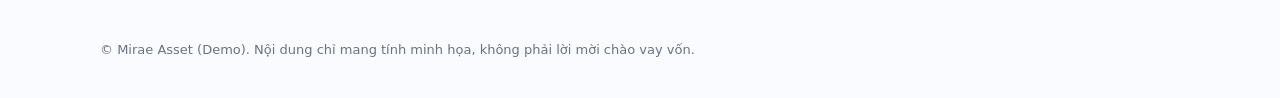
<file: mirae-asset-demo-site/san-pham.html>
<!doctype html>
<html lang="vi">
<head>
  <meta charset="utf-8">
  <meta name="viewport" content="width=device-width, initial-scale=1">
  <title>Sản phẩm vay – Mirae Asset (Demo)</title>
  <meta name="description" content="Chi tiết sản phẩm vay tiêu dùng: vay tiền mặt, vay trả góp, thẻ tín dụng đối tác; bảng so sánh và công cụ ước tính.">
  <link rel="preconnect" href="https://fonts.googleapis.com">
  <link rel="stylesheet" href="styles.css">
  <link rel="icon" href="assets/favicon.png">
  <script defer src="script.js"></script>
  <meta property="og:title" content="Sản phẩm vay – Mirae Asset (Demo)">
  <meta property="og:description" content="Chi tiết sản phẩm vay tiêu dùng: vay tiền mặt, vay trả góp, thẻ tín dụng đối tác; bảng so sánh và công cụ ước tính.">
  <meta property="og:type" content="website">
  <meta property="og:image" content="assets/og-cover.png">
  <meta name="robots" content="index,follow">
  <script type="application/ld+json">
  {"@context": "https://schema.org", "@type": "Organization", "name": "Mirae Asset (Demo)", "url": "https://example.org", "sameAs": ["https://www.facebook.com/", "https://www.linkedin.com/"], "logo": "assets/og-cover.png", "contactPoint": [{"@type": "ContactPoint", "telephone": "+84-000-0000", "contactType": "customer service", "areaServed": "VN"}]}
  </script>
</head>

<body>
<header class="header">
  <div class="container nav">
    <a class="brand" href="index.html">
      <div class="brand-badge">MA</div>
      <span>Mirae Asset (Demo)</span>
    </a>
    <nav class="menu">
      <a href="index.html" >Trang chủ</a>
      <a href="san-pham.html" style="color:var(--brand)">Sản phẩm</a>
      <a href="quy-trinh.html" >Quy trình</a>
      <a href="faq.html" >Hỏi đáp</a>
      <a href="lien-he.html" class="btn">Đăng ký ngay</a>
    </nav>
    <button class="mobile-toggle" data-toggle="menu" aria-label="Mở menu">
      ☰ <span>Menu</span>
    </button>
  </div>
</header>

<main class="section">
  <div class="container">
    <h2 id="cash">Vay tiền mặt</h2>
    <div class="grid grid-2">
      <div class="card">
        <div class="feature"><div class="dot"></div><div>Khoản vay: 10–100 triệu VNĐ</div></div>
        <div class="feature"><div class="dot"></div><div>Kỳ hạn: 6–36 tháng</div></div>
        <div class="feature"><div class="dot"></div><div>Hồ sơ: CCCD/CMND, sao kê lương hoặc chứng minh thu nhập</div></div>
      </div>
      <div class="card">
        <h3>Lợi ích</h3>
        <ul>
          <li>Giải ngân nhanh vào tài khoản</li>
          <li>Lãi suất cạnh tranh</li>
          <li>Trả góp đều hàng tháng</li>
        </ul>
      </div>
    </div>

    <h2 id="installment" style="margin-top:28px">Vay trả góp mua sắm</h2>
    <div class="grid grid-2">
      <div class="card">
        <div class="feature"><div class="dot"></div><div>Tài trợ mua điện thoại, điện máy, nội thất…</div></div>
        <div class="feature"><div class="dot"></div><div>Trả góp 6–24 tháng</div></div>
        <div class="feature"><div class="dot"></div><div>Ưu đãi tại hệ thống đối tác</div></div>
      </div>
      <div class="card">
        <h3>Điều kiện</h3>
        <ul>
          <li>Đủ 20 tuổi, quốc tịch Việt Nam</li>
          <li>Không có nợ xấu tại thời điểm đăng ký</li>
          <li>Có thu nhập ổn định</li>
        </ul>
      </div>
    </div>

    <h2 id="card" style="margin-top:28px">Thẻ tín dụng (đối tác)</h2>
    <div class="card">
      <p class="muted">Sản phẩm do đối tác phát hành. Điều kiện & biểu phí theo quy định của đơn vị phát hành.</p>
    </div>

    <h2 style="margin-top:28px" id="calculator">Công cụ ước tính trả góp</h2>
    <div class="card">
      <p class="muted">Đây là ước tính minh họa. Lãi suất và số tiền thực tế phụ thuộc thẩm định.</p>
      <div class="grid grid-3" style="align-items:end">
        <div>
          <label>Số tiền vay (VNĐ)</label><br>
          <input id="loan-amount" type="number" value="30000000" style="width:100%;padding:10px;border:1px solid #dde3f0;border-radius:8px">
        </div>
        <div>
          <label>Kỳ hạn (tháng)</label><br>
          <input id="loan-term" type="number" value="12" style="width:100%;padding:10px;border:1px solid #dde3f0;border-radius:8px">
        </div>
        <div>
          <label>Lãi suất năm (%)</label><br>
          <input id="interest" type="number" value="18" step="0.1" style="width:100%;padding:10px;border:1px solid #dde3f0;border-radius:8px">
        </div>
      </div>
      <div style="margin-top:12px">
        <button class="btn" onclick="calc()">Tính ngay</button>
      </div>
      <div id="result" class="note" style="margin-top:10px">Nhập thông tin và bấm Tính.</div>
      <script>
        function calc(){
          const P = parseFloat(document.getElementById('loan-amount').value || 0);
          const n = parseInt(document.getElementById('loan-term').value || 0);
          const r = parseFloat(document.getElementById('interest').value || 0) / 100 / 12;
          if(P<=0||n<=0||r<0){ document.getElementById('result').innerText='Vui lòng nhập số hợp lệ.'; return; }
          // Công thức annuity: M = P * r * (1+r)^n / ((1+r)^n - 1)
          const pow = Math.pow(1+r,n);
          const M = r === 0 ? P / n : P * r * pow / (pow - 1);
          const total = M * n;
          const interest_total = total - P;
          const fmt = new Intl.NumberFormat('vi-VN');
          document.getElementById('result').innerHTML =
            'Trả hàng tháng ước tính: <strong>' + fmt.format(Math.round(M)) + ' VNĐ</strong><br>' +
            'Tổng trả: ' + fmt.format(Math.round(total)) + ' VNĐ • Tiền lãi: ' + fmt.format(Math.round(interest_total)) + ' VNĐ';
        }
      </script>
    </div>

    <h2 style="margin-top:28px">So sánh nhanh</h2>
    <div class="table-wrap">
      <table>
        <thead><tr><th></th><th>Vay tiền mặt</th><th>Vay trả góp</th></tr></thead>
        <tbody>
          <tr><td>Mục đích</td><td>Tự do sử dụng</td><td>Mua sắm hàng hóa</td></tr>
          <tr><td>Giải ngân</td><td>Tài khoản ngân hàng</td><td>Tại điểm bán/đối tác</td></tr>
          <tr><td>Kỳ hạn</td><td>6–36 tháng</td><td>6–24 tháng</td></tr>
          <tr><td>Hồ sơ</td><td>CCCD + chứng minh thu nhập</td><td>CCCD + chứng từ mua hàng</td></tr>
        </tbody>
      </table>
    </div>
  </div>
</main>

<footer class="footer">
  <div class="container"><span class="note">© Mirae Asset (Demo). Nội dung chỉ mang tính minh họa, không phải lời mời chào vay vốn.</span></div>
</footer>
</body>
</html>
</file>
<file: mirae-asset-demo-site/styles.css>
/* Mirae Asset (Demo) - Styles */
:root{
  --brand:#0a3d91;        /* deep blue */
  --accent:#ff8a00;       /* warm orange */
  --text:#1a1a1a;
  --muted:#5f6c7b;
  --bg:#ffffff;
  --bg-soft:#f5f7fb;
  --radius:16px;
  --shadow:0 10px 30px rgba(0,0,0,0.08);
}
*{box-sizing:border-box}
html,body{margin:0;padding:0}
body{
  font-family: ui-sans-serif, system-ui, -apple-system, Segoe UI, Roboto, Helvetica, Arial, "Apple Color Emoji", "Segoe UI Emoji";
  color:var(--text);
  background:var(--bg);
  line-height:1.65;
}
.container{max-width:1120px;margin:0 auto;padding:0 20px}
.header{
  position:sticky;top:0;z-index:50;background:#fff;border-bottom:1px solid #eef2f7
}
.nav{display:flex;align-items:center;justify-content:space-between;height:64px}
.brand{display:flex;align-items:center;gap:12px;text-decoration:none}
.brand-badge{width:36px;height:36px;border-radius:10px;background:linear-gradient(135deg,var(--brand),#122e66);display:grid;place-items:center;color:#fff;font-weight:800;box-shadow:var(--shadow)}
.brand span{font-weight:800;color:var(--brand);letter-spacing:.3px}
.menu{display:flex;gap:18px}
.menu a{color:#2a2f36;text-decoration:none;font-weight:600}
.menu a:hover{color:var(--brand)}
.btn{display:inline-block;padding:12px 18px;border-radius:999px;text-decoration:none;border:2px solid var(--brand);color:#fff;background:var(--brand);font-weight:700;box-shadow:var(--shadow)}
.btn.outline{background:transparent;color:var(--brand)}
.btn.accent{background:var(--accent);border-color:var(--accent)}
.hero{
  background:radial-gradient(1200px 600px at 80% -10%, rgba(10,61,145,.12), transparent 60%), var(--bg-soft);
  padding:64px 0 40px
}
.hero h1{font-size:40px;line-height:1.15;margin:0;color:#0b2c5a}
.hero p{font-size:18px;color:var(--muted);max-width:740px}
.hero .cta{margin-top:20px;display:flex;gap:12px;flex-wrap:wrap}
.grid{display:grid;gap:20px}
.grid-3{grid-template-columns:repeat(3,1fr)}
.grid-2{grid-template-columns:repeat(2,1fr)}
.card{
  background:#fff;border:1px solid #e7ecf3;border-radius:var(--radius);padding:22px;box-shadow:var(--shadow)
}
.card h3{margin-top:0;color:#0b2c5a}
.badge{display:inline-block;background:#eef2ff;color:#213a8e;border:1px solid #cbd5ff;padding:4px 10px;border-radius:999px;font-size:12px;font-weight:700}
.section{padding:56px 0}
.section h2{margin:0 0 12px;font-size:28px;color:#0b2c5a}
.muted{color:var(--muted)}
.feature{display:flex;gap:18px;align-items:flex-start}
.feature .dot{min-width:12px;height:12px;border-radius:999px;background:var(--accent);margin-top:8px}
.table-wrap{overflow:auto;border:1px solid #e7ecf3;border-radius:12px}
table{width:100%;border-collapse:collapse}
th,td{padding:14px;border-bottom:1px solid #eef2f7;text-align:left}
tfoot td{font-weight:800}
.cta-banner{
  background:linear-gradient(135deg,var(--brand),#122e66);
  color:#fff;border-radius:var(--radius);padding:28px;display:flex;align-items:center;justify-content:space-between;gap:16px
}
.footer{padding:36px 0;border-top:1px solid #eef2f7;background:#fafbff}
.footer a{color:#2a2f36;text-decoration:none}
.kicker{font-weight:800;letter-spacing:.1em;text-transform:uppercase;color:#213a8e;font-size:12px}
.note{font-size:13px;color:#6b7280}
.mobile-toggle{display:none}
@media (max-width: 900px){
  .grid-3{grid-template-columns:1fr}
  .grid-2{grid-template-columns:1fr}
  .cta-banner{flex-direction:column;align-items:flex-start}
  .menu{display:none}
  .mobile-toggle{display:inline-flex;gap:8px;align-items:center;border:1px solid #dde3f0;border-radius:10px;padding:8px 10px;background:#fff}
  .menu.open{display:flex;flex-direction:column;gap:10px;padding:12px 0}
}
</file>
